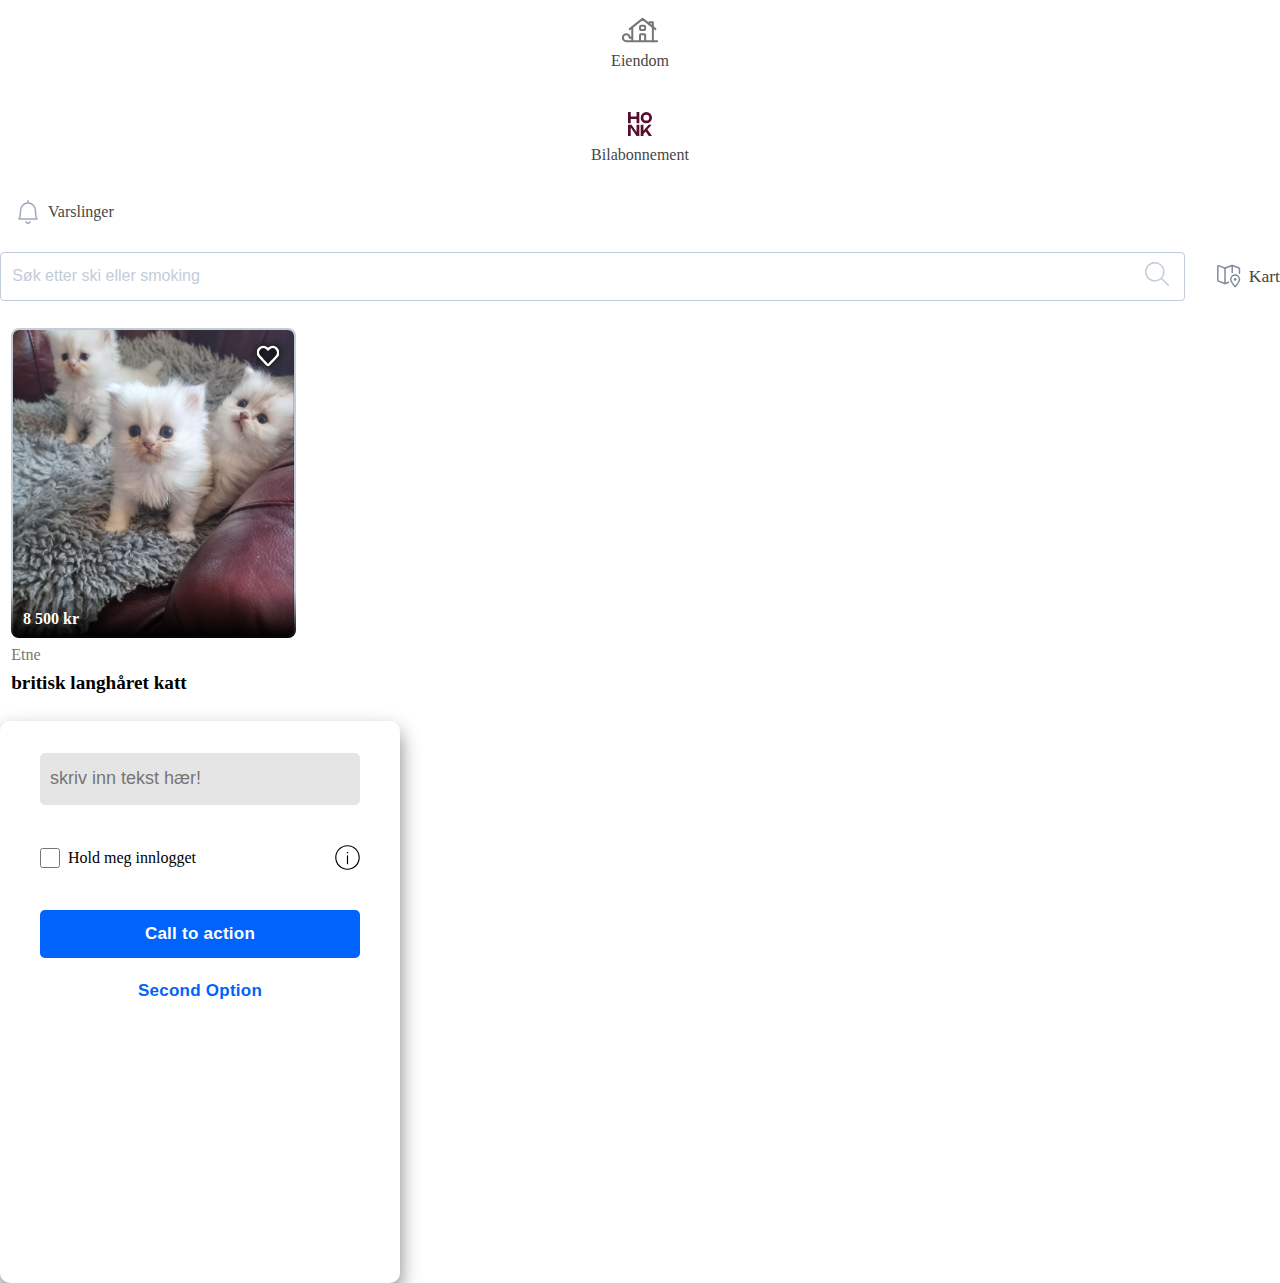
<file: demo.html>
<!DOCTYPE html>
<html lang="en">
<head>
  <meta charset="UTF-8">
  <meta name="viewport" content="width=device-width, initial-scale=1.0">
  <title>Demo page</title>
  <link rel="stylesheet" href="assets/styles/style.css">
</head>
<body>
  <!-- EDIT THIS PAGE TO SHOW HOW YOU USE ALL THE ELEMENTS IMPLEMENTED IN YOUR DESIGN SYSTEM  -->

  <!--Menu button with the item--blue modifier-->
  <a href="#" class="menu__item menu__item--blue">
    <svg xmlns="http://www.w3.org/2000/svg" width="42" height="28" fill="none" viewBox="0 0 42 28"
      part="w-icon-real-estate-42-part">
      <title>Hus med hage</title>
      <path stroke="currentColor" stroke-linecap="round" stroke-linejoin="round" stroke-width="2"
        d="M10.714 13.143 23.571 2.857 36.43 13.143m-23.144 12V11.086m0 12.342c0-.946-.768-1.714-1.715-1.714h-.857a3.429 3.429 0 1 0-3.429 3.429h30.858">
      </path>
      <path stroke="currentColor" stroke-linecap="round" stroke-linejoin="round" stroke-width="2"
        d="M33.857 25.143V6.286H30.43v2.057m-4.287 15.943v-5.143a.857.857 0 0 0-.857-.857h-3.429a.857.857 0 0 0-.857.857v5.143m0-11.357v-2.143c0-.592.493-1.072 1.102-1.072h2.939c.608 0 1.102.48 1.102 1.072v2.143c0 .591-.494 1.071-1.102 1.071h-2.939C21.493 14 21 13.52 21 12.93Z">
      </path>
    </svg>
    <span class="menu__label">Eiendom</span>
  </a>
  <!-- Menu button withour modifier -->
  <a class="menu__item">
    <svg xmlns="http://www.w3.org/2000/svg" width="42" height="28" fill="none" viewBox="0 0 42 28"
      part="w-icon-honk-light-42-part">
      <title>Honk lyst ikon</title>
      <path fill="#570E2D"
        d="M27.34 2a5.66 5.66 0 1 0 0 11.32 5.66 5.66 0 0 0 0-11.32m0 8.572a2.912 2.912 0 1 1 0-5.823 2.912 2.912 0 0 1 0 5.823m-9.768 4.108v7.33l-5.049-7.33H9V26h2.749v-8.454L17.572 26h2.749V14.68zM29.799 26H33l-4.576-6.553 4.264-4.768H29.58l-5.152 5.991v-5.99H21.68V26h2.75v-2.084l2.197-2.458L29.798 26ZM17.572 2v4.436h-5.823V2H9v11.32h2.749V8.885h5.823v4.437h2.749V2z">
      </path>
    </svg>
    <span class="menu__label">Bilabonnement</span>
  </a>
  
  <!-- Navigation menu button -->
  <div class="nav">
  <ul class="nav__menu">
    <li class="nav__item"><a href="#"><svg xmlns="http://www.w3.org/2000/svg" width="24" height="24"
          fill="none" viewBox="0 0 24 24" part="w-icon-bell-24-part">
          <title>Bjelle</title>
          <path stroke="currentColor" stroke-linecap="round" stroke-linejoin="round" stroke-width="1.5"
            d="M10.01 21.782a2.11 2.11 0 0 0 1.992 1.467c.905 0 1.725-.605 1.993-1.467M12 3V.75M12 3c4.168 0 7.5 3.492 7.5 7.619C19.5 17.777 21 19 21 19H3s1.5-1.946 1.5-8.381C4.5 6.519 7.865 3 12 3">
          </path>
        </svg><span>Varslinger</span></a></li></ul>
      </div>
  
  <!-- Searchbar element -->
  <div class="search">
    <div class="search__bar">
      <label for="search"></label>
      <input class="search__input"type="text" name="search" id="search" placeholder="Søk etter ski eller smoking">
      <div class="search__button">
        <a href=""><svg xmlns="http://www.w3.org/2000/svg" width="24" height="24" fill="none"
            viewBox="0 0 24 24" part="w-icon-search-24-part">
            <title>Forstørrelsesglass</title>
            <path stroke="currentColor" stroke-linecap="round" stroke-linejoin="round" stroke-width="1.5"
              d="M13.358 18.153a9.063 9.063 0 1 0-7.09-16.682 9.063 9.063 0 0 0 7.09 16.682m2.862-1.933 7.03 7.03">
            </path>
          </svg></a>
      </div>
    </div>
      <a href="#" class="search__map"><svg xmlns="http://www.w3.org/2000/svg" width="24" height="24" fill="none" viewBox="0 0 24 24">
        <path fill="#818B9A" fill-rule="evenodd"
          d="M21.551 4.647L15.986 2.42v6.114a.75.75 0 11-1.5 0V2.421L8.764 4.71v13.912l2.582-1.033a.75.75 0 01.557 1.393l-3.24 1.296a1.75 1.75 0 01-1.3 0l-6.221-2.49a1.75 1.75 0 01-1.1-1.624V2.79a1.75 1.75 0 012.4-1.625L7.92 3.357a.25.25 0 00.186 0L14.586.765a1.75 1.75 0 011.3 0l6.222 2.49c.665.265 1.1.908 1.1 1.624v4.379a.75.75 0 01-1.5 0V4.879a.25.25 0 00-.157-.232zM7.264 4.71l-5.38-2.152a.25.25 0 00-.342.232v13.374a.25.25 0 00.157.232l5.565 2.226V4.71zm10.86 7.103a3.583 3.583 0 00-3.582 3.583c0 .42.191 1.042.568 1.807.365.743.863 1.537 1.378 2.272a26.001 26.001 0 001.637 2.098 25.974 25.974 0 001.637-2.099c.515-.734 1.012-1.528 1.378-2.27.377-.766.568-1.388.568-1.808a3.583 3.583 0 00-3.583-3.583zm-5.082 3.583a5.083 5.083 0 0110.166 0c0 .777-.322 1.656-.722 2.47-.412.836-.955 1.698-1.495 2.47-.542.773-1.09 1.47-1.522 1.977a12.44 12.44 0 01-.557.618 3.353 3.353 0 01-.217.206c-.033.027-.08.065-.134.1a.782.782 0 01-.872 0 1.273 1.273 0 01-.134-.1 3.327 3.327 0 01-.217-.206 12.44 12.44 0 01-.557-.618 27.474 27.474 0 01-1.522-1.978c-.54-.771-1.084-1.633-1.495-2.47-.4-.813-.723-1.692-.723-2.469zm6.527 0a1.444 1.444 0 11-2.889 0 1.444 1.444 0 012.89 0z"
          clip-rule="evenodd"></path>
      </svg>
      <span>Kart</span></a>
  </div>

  <!-- Listing Cards -->
  <div class="listing__card demopageonly-width">
    <div class="listing__image">
      <!-- https://www.finn.no/bap/forsale/ad.html?finnkode=336570044 -->
      <img src="assets/images/britisk-langhåret.jpg" alt="tre hvite britisk langhåret kattunger">
      <button class="listing__favorite"><a href=""><svg xmlns="http://www.w3.org/2000/svg" width="22"
            height="22" fill="black" fill-opacity="0.2" viewBox="0 0 32 32">
            <title>Heart</title>
            <path stroke="white" stroke-width="3.5"
              d="M15.96 29.333c.808 0 1.264-.705 2.566-2.086 1.628-1.727 3.197-3.335 4.336-4.544 3.364-3.568 4.686-4.922 5.625-5.979 2.494-2.807 2.818-6.708 1.126-9.669C27.48 3.322 24.3 2.667 22.59 2.667s-2.934.655-5.094 2.342L16 6.411 14.542 5.01c-2.343-2.003-4.04-2.342-5.13-2.342-.907 0-4.7 0-7.144 4.388-1.783 3.202-.851 7.146 1.42 9.67.407.451 2.084 2.208 4.993 5.371 1.172 1.274 2.83 3.025 4.05 4.355.69.753 2.42 2.882 3.228 2.882z"
              clip-rule="evenodd"></path>
          </svg></a></button>
      <div class="listing__shadow">
        <span class="listing__price">8 500 kr</span>
      </div>
    </div>
    <div class="listing__info">
      <span class="listing__place">Etne</span>
      <h2 class="listing__title">britisk langhåret katt</h2>
    </div>
  </div>

      <!-- The Login Card -->
      <div class="login-card">
       
      
      <!-- Input field -->
      <input class="login-card__input" type="text" placeholder="skriv inn tekst hær!">

      <!-- Login Checkbox -->      
      <div class="login-card__checkbox">
        <div class="login-card__checkbox-text">
          <input type="checkbox" />
          <label>Hold meg innlogget</label>
        </div>

          <!-- svg scraped from finn.no -->
          <svg
            xmlns="http://www.w3.org/2000/svg"
            class="card-checkbox--info-icon"
            width="25"
            height="25"
            fill="blue"
            viewBox="0 0 32 32"
          >
            <g clip-path="url(#_Q1FEclip0_963_179)">
              <path
                fill="currentColor"
                fill-rule="evenodd"
                d="M1.75 16c0 7.87 6.38 14.25 14.25 14.25S30.25 23.87 30.25 16 23.87 1.75 16 1.75 1.75 8.13 1.75 16zM16 31.75C7.302 31.75.25 24.698.25 16S7.302.25 16 .25 31.75 7.302 31.75 16 24.698 31.75 16 31.75zm0-7a.75.75 0 00.75-.75V14a.75.75 0 00-1.5 0v10c0 .414.336.75.75.75zM16 11a1 1 0 110-2 1 1 0 010 2z"
                clip-rule="evenodd"
              ></path>
            </g>
            <defs>
              <clipPath id="_Q1FEclip0_963_179">
                <path fill="currentColor" d="M0 0h32v32H0z"></path>
              </clipPath>
            </defs>
          </svg>
    
    </div>

      <!-- Login Buttons  -->
      <button class="login-card__button login-card__button--cta" >Call to action</button>
      <button class="login-card__button login-card__button--secondary">Second Option</button>
      <!--Svg scraped from finn.no-->
      </div>

 
</body>
</html>
</file>
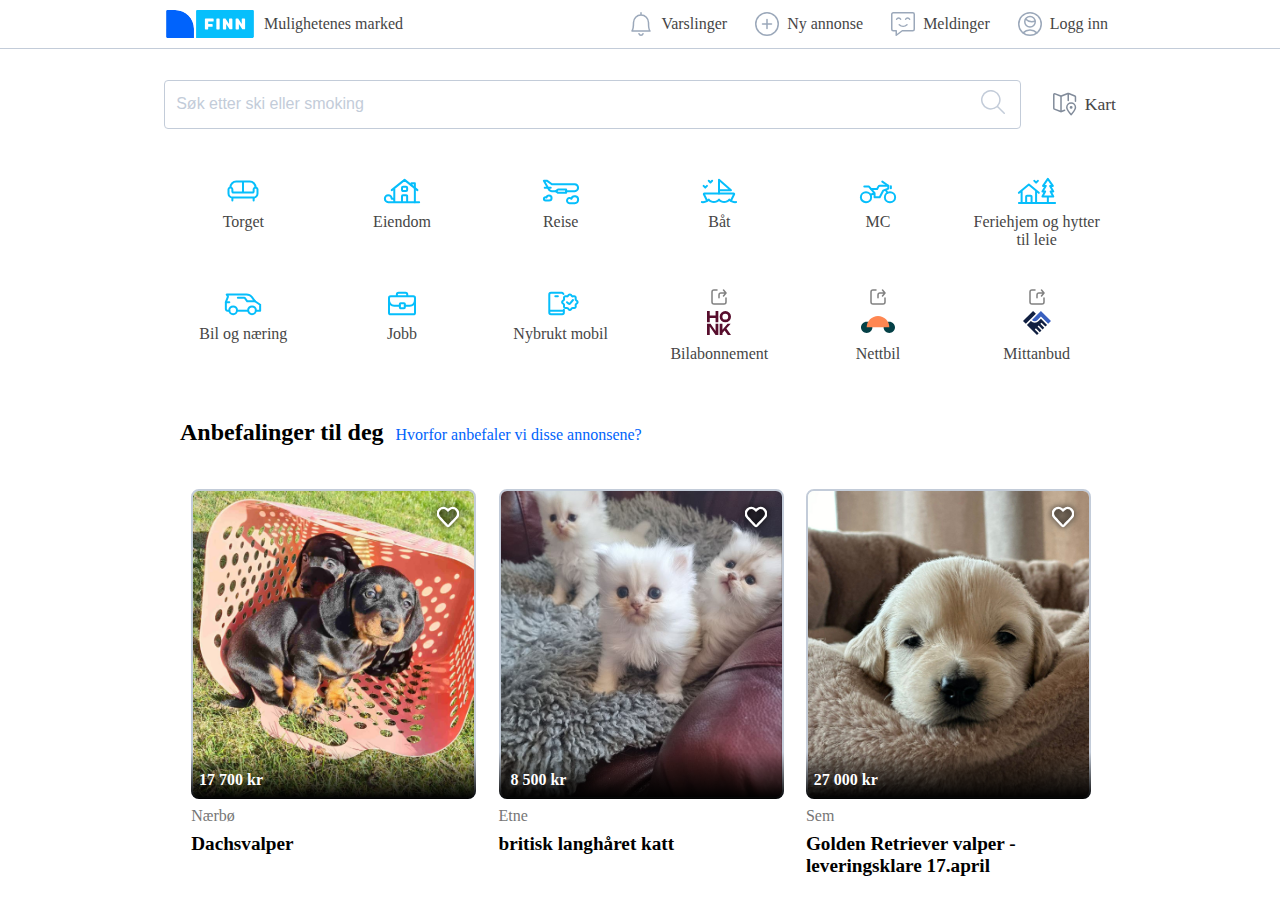
<file: page-screenshot1.html>
<!DOCTYPE html>
<html lang="en">

<head>
  <meta charset="UTF-8">
  <meta name="viewport" content="width=device-width, initial-scale=1.0">
  <title>Screenshot 1 page</title>
  <link rel="stylesheet" href="assets/styles/style.css">
</head>

<body>
  <div class="main">
    <header>
      <nav class="center nav">
          <a href="index.html" class="nav__logo">
            <svg focusable="false" width="92" height="32" viewBox="0 0 184 64">
              <title>FINN.no</title>
              <path fill="#06bffc" d="M179.8 58V6c0-1-.8-1.9-1.9-1.9H66c-1 0-1.9.8-1.9 1.9v53.8H178c1 0 1.8-.8 1.8-1.8">
              </path>
              <path fill="#0063fc"
                d="M22.5 4.2H6C5 4.2 4.2 5 4.2 6v52c0 1 .8 1.9 1.9 1.9H60V41.5C59.9 20.9 43.2 4.2 22.5 4.2"></path>
              <path fill="#fff"
                d="M178 0H66c-3.3 0-6 2.7-6 6v17.4C53.2 9.6 38.9 0 22.5 0H6C2.7 0 0 2.7 0 6v52c0 3.3 2.7 6 6 6h172c3.3 0 6-2.7 6-6V6c0-3.3-2.7-6-6-6m1.8 58c0 1-.8 1.9-1.9 1.9H64.1V6c0-1 .8-1.9 1.9-1.9h112c1 0 1.9.8 1.9 1.9v52zM4.2 58V6C4.2 5 5 4.2 6 4.2h16.5c20.6 0 37.4 16.8 37.4 37.4v18.3H6c-1-.1-1.8-.9-1.8-1.9">
              </path>
              <path fill="#fff"
                d="M110.1 21.1h-4.2c-.7 0-1.2.5-1.2 1.2v19.3c0 .7.5 1.2 1.2 1.2h4.2c.7 0 1.2-.5 1.2-1.2V22.3c0-.6-.6-1.2-1.2-1.2m-12 0H83c-.7 0-1.2.5-1.2 1.2v19.3c0 .7.5 1.2 1.2 1.2h4.2c.7 0 1.2-.5 1.2-1.2v-4h7.7c.7 0 1.2-.5 1.2-1.2v-3.2c0-.7-.5-1.2-1.2-1.2h-7.7v-4.9h9.7c.7 0 1.2-.5 1.2-1.2v-3.7c0-.5-.6-1.1-1.2-1.1m62.8 0h-4.2c-.7 0-1.2.5-1.2 1.2v9.5l-6.6-10c-.3-.4-.8-.7-1.3-.7h-3.2c-.7 0-1.2.5-1.2 1.2v19.3c0 .7.5 1.2 1.2 1.2h4.2c.7 0 1.2-.5 1.2-1.2v-9.4l6.5 9.8c.3.4.8.7 1.3.7h3.4c.7 0 1.2-.5 1.2-1.2V22.3c-.1-.6-.6-1.2-1.3-1.2m-25.4 0h-4.2c-.7 0-1.2.5-1.2 1.2v9.5l-6.6-10c-.3-.4-.8-.7-1.3-.7H119c-.7 0-1.2.5-1.2 1.2v19.3c0 .7.5 1.2 1.2 1.2h4.2c.7 0 1.2-.5 1.2-1.2v-9.4l6.5 9.8c.3.4.8.7 1.3.7h3.4c.7 0 1.2-.5 1.2-1.2V22.3c-.1-.6-.6-1.2-1.3-1.2">
              </path>
            </svg><span class="nav__slogan">Mulighetenes marked</span></a>
            <ul class="nav__menu">
              <li class="nav__item"><a href="#"><svg xmlns="http://www.w3.org/2000/svg" width="24" height="24"
                    fill="none" viewBox="0 0 24 24" part="w-icon-bell-24-part">
                    <title>Bjelle</title>
                    <path stroke="currentColor" stroke-linecap="round" stroke-linejoin="round" stroke-width="1.5"
                      d="M10.01 21.782a2.11 2.11 0 0 0 1.992 1.467c.905 0 1.725-.605 1.993-1.467M12 3V.75M12 3c4.168 0 7.5 3.492 7.5 7.619C19.5 17.777 21 19 21 19H3s1.5-1.946 1.5-8.381C4.5 6.519 7.865 3 12 3">
                    </path>
                  </svg><span>Varslinger</span></a></li>
              <li class="nav__item"><a href="#"><svg xmlns="http://www.w3.org/2000/svg" width="24" height="24"
                    fill="none" viewBox="0 0 24 24" part="w-icon-circle-plus-24-part">
                    <title>Sirkel med plusstegn</title>
                    <path stroke="currentColor" stroke-linecap="round" stroke-linejoin="round" stroke-width="1.5"
                      d="M12 7.5v9M7.5 12h9M12 23.25c6.213 0 11.25-5.037 11.25-11.25S18.213.75 12 .75.75 5.787.75 12 5.787 23.25 12 23.25">
                    </path>
                  </svg><span>Ny annonse</span></a></li>
              <li class="nav__item"><a href="#"><svg xmlns="http://www.w3.org/2000/svg" width="24" height="24"
                    fill="none" viewBox="0 0 24 24" part="w-icon-messages-24-part">
                    <title>Snakkebobler</title>
                    <path stroke="currentColor" stroke-linecap="round" stroke-linejoin="round" stroke-width="1.5"
                      d="M21.75 18.75h-10.5l-6 4.5v-4.5h-3a1.5 1.5 0 0 1-1.5-1.5v-15a1.5 1.5 0 0 1 1.5-1.5h19.5a1.5 1.5 0 0 1 1.5 1.5v15a1.5 1.5 0 0 1-1.5 1.5">
                    </path>
                    <path stroke="currentColor" stroke-linecap="round" stroke-linejoin="round" stroke-width="1.5"
                      d="M5.63 7.23a2.235 2.235 0 0 1 3.994 0m5 0a2.236 2.236 0 0 1 3.993 0m-2.637 5.535a5.747 5.747 0 0 1-7.711 0">
                    </path>
                  </svg><span>Meldinger</span></a></li>
              <li class="nav__item"><a href="#"><svg xmlns="http://www.w3.org/2000/svg" width="24" height="24"
                    fill="none" viewBox="0 0 24 24" part="w-icon-circle-user-24-part">
                    <title>Sirkel med brukerprofil</title>
                    <path stroke="currentColor" stroke-linecap="round" stroke-linejoin="round" stroke-width="1.5"
                      d="M12 15a5.25 5.25 0 1 0 0-10.5A5.25 5.25 0 0 0 12 15"></path>
                    <path stroke="currentColor" stroke-linecap="round" stroke-linejoin="round" stroke-width="1.5"
                      d="M12 23.25c6.213 0 11.25-5.037 11.25-11.25S18.213.75 12 .75.75 5.787.75 12 5.787 23.25 12 23.25">
                    </path>
                    <path stroke="currentColor" stroke-linecap="round" stroke-linejoin="round" stroke-width="1.5"
                      d="M7.476 7.084A8.7 8.7 0 0 0 13.75 9.75a8.7 8.7 0 0 0 3.39-.685M5.087 20.876a9.745 9.745 0 0 1 13.805-.021">
                    </path>
                  </svg><span>Logg inn</span></a></li>
            </ul>
      </nav>
    </header>

      <div class="center">
        <section>
          <div class="search">
            <div class="search__bar">
              <label for="search"></label>
              <input class="search__input"type="text" name="search" id="search" placeholder="Søk etter ski eller smoking">
              <div class="search__button">
                <a href=""><svg xmlns="http://www.w3.org/2000/svg" width="24" height="24" fill="none"
                    viewBox="0 0 24 24" part="w-icon-search-24-part">
                    <title>Forstørrelsesglass</title>
                    <path stroke="currentColor" stroke-linecap="round" stroke-linejoin="round" stroke-width="1.5"
                      d="M13.358 18.153a9.063 9.063 0 1 0-7.09-16.682 9.063 9.063 0 0 0 7.09 16.682m2.862-1.933 7.03 7.03">
                    </path>
                  </svg></a>
              </div>
            </div>
              <a href="#" class="search__map"><svg xmlns="http://www.w3.org/2000/svg" width="24" height="24" fill="none" viewBox="0 0 24 24">
                <path fill="#818B9A" fill-rule="evenodd"
                  d="M21.551 4.647L15.986 2.42v6.114a.75.75 0 11-1.5 0V2.421L8.764 4.71v13.912l2.582-1.033a.75.75 0 01.557 1.393l-3.24 1.296a1.75 1.75 0 01-1.3 0l-6.221-2.49a1.75 1.75 0 01-1.1-1.624V2.79a1.75 1.75 0 012.4-1.625L7.92 3.357a.25.25 0 00.186 0L14.586.765a1.75 1.75 0 011.3 0l6.222 2.49c.665.265 1.1.908 1.1 1.624v4.379a.75.75 0 01-1.5 0V4.879a.25.25 0 00-.157-.232zM7.264 4.71l-5.38-2.152a.25.25 0 00-.342.232v13.374a.25.25 0 00.157.232l5.565 2.226V4.71zm10.86 7.103a3.583 3.583 0 00-3.582 3.583c0 .42.191 1.042.568 1.807.365.743.863 1.537 1.378 2.272a26.001 26.001 0 001.637 2.098 25.974 25.974 0 001.637-2.099c.515-.734 1.012-1.528 1.378-2.27.377-.766.568-1.388.568-1.808a3.583 3.583 0 00-3.583-3.583zm-5.082 3.583a5.083 5.083 0 0110.166 0c0 .777-.322 1.656-.722 2.47-.412.836-.955 1.698-1.495 2.47-.542.773-1.09 1.47-1.522 1.977a12.44 12.44 0 01-.557.618 3.353 3.353 0 01-.217.206c-.033.027-.08.065-.134.1a.782.782 0 01-.872 0 1.273 1.273 0 01-.134-.1 3.327 3.327 0 01-.217-.206 12.44 12.44 0 01-.557-.618 27.474 27.474 0 01-1.522-1.978c-.54-.771-1.084-1.633-1.495-2.47-.4-.813-.723-1.692-.723-2.469zm6.527 0a1.444 1.444 0 11-2.889 0 1.444 1.444 0 012.89 0z"
                  clip-rule="evenodd"></path>
              </svg>
              <span>Kart</span></a>
          </div>
        </section>

        <section>
          <div class="menu">
            <a href="#" class="menu__item menu__item--blue">
              <svg xmlns="http://www.w3.org/2000/svg" width="42" height="28" fill="none" viewBox="0 0 42 28"
                part="w-icon-sofa-42-part">
                <title>Sofa</title>
                <path stroke="currentColor" stroke-linecap="round" stroke-linejoin="round" stroke-width="2"
                  d="M33.567 10.5a1.9 1.9 0 0 0-1.367.585 2.04 2.04 0 0 0-.567 1.415v2c0 .265-.101.52-.283.707a.95.95 0 0 1-.683.293H11.333a.95.95 0 0 1-.683-.293 1.02 1.02 0 0 1-.283-.707v-2c0-.53-.204-1.04-.567-1.415a1.9 1.9 0 0 0-1.367-.585c-.512 0-1.004.21-1.367.585A2.04 2.04 0 0 0 6.5 12.5v4c0 1.06.407 2.078 1.133 2.828a3.8 3.8 0 0 0 2.734 1.172h21.266a3.8 3.8 0 0 0 2.735-1.172A4.07 4.07 0 0 0 35.5 16.5v-4c0-.53-.204-1.04-.566-1.415a1.9 1.9 0 0 0-1.367-.585m-23.2 10v3m21.266-3v3m-23.2-13c0-1.591.611-3.117 1.699-4.243A5.7 5.7 0 0 1 14.233 4.5h13.534a5.7 5.7 0 0 1 4.1 1.757 6.1 6.1 0 0 1 1.7 4.243M21 15.5v-11">
                </path>
              </svg>
              <span class="menu__label">Torget</span>
            </a>
            <a href="#" class="menu__item menu__item--blue">
              <svg xmlns="http://www.w3.org/2000/svg" width="42" height="28" fill="none" viewBox="0 0 42 28"
                part="w-icon-real-estate-42-part">
                <title>Hus med hage</title>
                <path stroke="currentColor" stroke-linecap="round" stroke-linejoin="round" stroke-width="2"
                  d="M10.714 13.143 23.571 2.857 36.43 13.143m-23.144 12V11.086m0 12.342c0-.946-.768-1.714-1.715-1.714h-.857a3.429 3.429 0 1 0-3.429 3.429h30.858">
                </path>
                <path stroke="currentColor" stroke-linecap="round" stroke-linejoin="round" stroke-width="2"
                  d="M33.857 25.143V6.286H30.43v2.057m-4.287 15.943v-5.143a.857.857 0 0 0-.857-.857h-3.429a.857.857 0 0 0-.857.857v5.143m0-11.357v-2.143c0-.592.493-1.072 1.102-1.072h2.939c.608 0 1.102.48 1.102 1.072v2.143c0 .591-.494 1.071-1.102 1.071h-2.939C21.493 14 21 13.52 21 12.93Z">
                </path>
              </svg>
              <span class="menu__label">Eiendom</span>
            </a>
            <a href="#" class="menu__item menu__item--blue">
              <svg xmlns="http://www.w3.org/2000/svg" width="42" height="28" fill="none" viewBox="0 0 42 28"
                part="w-icon-airplane-42-part">
                <title>Fly</title>
                <path stroke="currentColor" stroke-linecap="round" stroke-linejoin="round" stroke-width="2"
                  d="M16.286 14.143h-4.408a3.3 3.3 0 0 1-1.688-.414c-.52-.287-.96-.71-1.277-1.227L3.857 3.857H7.2l4.68 3.429h22.835a3.429 3.429 0 0 1 0 6.857h-8.571">
                </path>
                <path stroke="currentColor" stroke-linecap="round" stroke-linejoin="round" stroke-width="2"
                  d="m18.061 12.428-2.204 1.715 2.204 1.714h8.082v-3.428h-8.082Zm-7.346-1.714h-6m24.857 15.428a2.571 2.571 0 1 1 1.844-4.362 3.428 3.428 0 1 1 3.298 4.362zM9 18.428a2.57 2.57 0 0 0-2.514 2.02 1.67 1.67 0 0 0-.914-.305 1.715 1.715 0 0 0 0 3.428H9a2.571 2.571 0 1 0 0-5.143">
                </path>
              </svg>
              <span class="menu__label">Reise</span>
            </a>
            <a href="#" class="menu__item menu__item--blue">
              <svg xmlns="http://www.w3.org/2000/svg" width="42" height="28" fill="none" viewBox="0 0 42 28"
                part="w-icon-sailboat-42-part">
                <title>To fugler og en seilebåt på vannet</title>
                <path stroke="currentColor" stroke-linecap="round" stroke-linejoin="round" stroke-width="2"
                  d="m33 23.428 3.119-6.236a.43.43 0 0 0-.383-.62H6.266a.43.43 0 0 0-.384.62L9 23.428"></path>
                <path stroke="currentColor" stroke-linecap="round" stroke-linejoin="round" stroke-width="2"
                  d="M3.857 25.073c1.241.168 2.5.031 3.687-.402a8.3 8.3 0 0 0 3.17-2.1 7 7 0 0 0 2.329 1.849c.886.43 1.845.653 2.814.653s1.928-.222 2.814-.653A7 7 0 0 0 21 22.57a7 7 0 0 0 2.329 1.849c.886.43 1.844.653 2.814.653s1.928-.222 2.814-.653a7 7 0 0 0 2.329-1.849 8.3 8.3 0 0 0 3.17 2.1 7.7 7.7 0 0 0 3.64.409M10.732 3.733l1.696 1.696 1.696-1.696M5.592 8.878l1.694 1.693 1.693-1.693M21 2.857l12 10.286H21zm0 13.714v-3.428">
                </path>
              </svg>
              <span class="menu__label">Båt</span>
            </a>
            <a href="#" class="menu__item menu__item--blue">
              <svg xmlns="http://www.w3.org/2000/svg" width="42" height="28" fill="none" viewBox="0 0 42 28"
                part="w-icon-motorcycle-42-part">
                <title>MC</title>
                <path stroke="currentColor" stroke-linecap="round" stroke-linejoin="round" stroke-width="2"
                  d="M33.857 9.16v2.054m4.286 9.036c0 2.722-2.303 4.929-5.143 4.929s-5.143-2.207-5.143-4.929S30.16 15.322 33 15.322s5.143 2.206 5.143 4.928m-24 0c0 2.722-2.303 4.929-5.143 4.929s-5.143-2.207-5.143-4.929S6.159 15.322 9 15.322s5.143 2.206 5.143 4.928m0-8.214h6l1.24-2.378c.29-.556.884-.908 1.534-.908h8.369">
                </path>
                <path stroke="currentColor" stroke-linecap="round" stroke-linejoin="round" stroke-width="2"
                  d="M7.286 9.571H12l2.143 2.465 3.428 4.107v4.107h5.143l3.429-6.571 5.143-2.054V8.75m-13.714 7.393-3.858 1.643M31.286 8.75l-6-4.107m5.143 11.089-1.715-2.875">
                </path>
              </svg>
              <span class="menu__label">MC</span>
            </a>
            <a href="#" class="menu__item menu__item--blue">
              <svg xmlns="http://www.w3.org/2000/svg" width="42" height="28" fill="none" viewBox="0 0 42 28"
                part="w-icon-cabin-42-part">
                <title>Feriehytte</title>
                <path stroke="currentColor" stroke-linecap="round" stroke-linejoin="round" stroke-width="2"
                  d="m18.326 3.828 1.769 1.815 1.769-1.815M2.904 26.071h36.19M5.62 14v12.071M20.095 14v12.071m-4.524 0v-6.5a.917.917 0 0 0-.905-.928h-3.619c-.5 0-.904.416-.904.928v6.5M2.904 15.857 12.857 7.5l9.952 8.357m11.763-1.393 2.714 5.107H26.429l2.714-5.107h-2.714l3.347-5.571h-2.714l4.795-6.965 4.977 6.965h-2.715l3.167 5.571H34.57Zm-2.715 5.107v6.5">
                </path>
              </svg>
              <span class="menu__label">Feriehjem og hytter til leie</span>
            </a>
            <a href="#" class="menu__item menu__item--blue">
              <svg xmlns="http://www.w3.org/2000/svg" width="42" height="28" fill="none" viewBox="0 0 42 28"
                part="w-icon-minivan-42-part">
                <title>Minivan</title>
                <path stroke="currentColor" stroke-width="2" d="M15 21.714h11.304"></path>
                <path stroke="currentColor" stroke-linecap="round" stroke-width="2" d="M3.857 13.143h3.429"></path>
                <path fill="currentColor"
                  d="M33 13.286a1 1 0 1 0 0-2zm-7.714-1-.8.6.3.4h.5zm-2.572-3.429.8-.6a1 1 0 0 0-.8-.4zm-6.857-1a1 1 0 1 0 0 2zM33 11.286h-7.714v2H33zm-6.914.4-2.571-3.429-1.6 1.2 2.57 3.429 1.6-1.2Zm-3.371-3.829h-6.858v2h6.858z">
                </path>
                <path fill="currentColor"
                  d="m33 12.286-.8.6q.103.136.246.232zm5.143 3.428h1v-.535l-.445-.297zm0 6v1a1 1 0 0 0 1-1zm-30.857 1a1 1 0 1 0 0-2zm26.571-2a1 1 0 1 0 0 2zM4.715 5.43v-1a1 1 0 0 0-.858 1.514zM6 7.572l.934.359a1 1 0 0 0-.076-.874zm-2.143 5.571-.933-.359a1 1 0 0 0-.067.359zm25.258-4.371 3.085 4.114 1.6-1.2-3.085-4.114zm8.028 6.942v6h2v-6zm-31.571 7h1.714v-2H5.572zm33.126-7.832-5.143-3.428-1.11 1.664 5.143 3.429zM3.858 5.943l1.285 2.143 1.715-1.029-1.286-2.143-1.715 1.03Zm1.209 1.27-2.143 5.571 1.867.718 2.143-5.571zM2.857 20c0 1.5 1.216 2.714 2.715 2.714v-2A.714.714 0 0 1 4.857 20zM30.715 7.572a7.86 7.86 0 0 0-6.286-3.143v2c1.843 0 3.58.868 4.686 2.343zM2.857 13.143V20h2v-6.857zm35.286 7.571h-4.286v2h4.286zM24.43 4.43H4.715v2h19.714v-2Z">
                </path>
                <path stroke="currentColor" stroke-width="2"
                  d="M33.857 21.285a3.857 3.857 0 1 1-7.714 0 3.857 3.857 0 0 1 7.714 0Zm-18.857 0a3.857 3.857 0 1 1-7.714 0 3.857 3.857 0 0 1 7.714 0Z">
                </path>
              </svg>
              <span class="menu__label">Bil og næring</span>
            </a>
            <a href="#" class="menu__item menu__item--blue">
              <svg xmlns="http://www.w3.org/2000/svg" width="42" height="28" fill="none" viewBox="0 0 42 28"
                part="w-icon-job-42-part">
                <title>Dokumentmappe</title>
                <path stroke="currentColor" stroke-linecap="round" stroke-linejoin="round" stroke-width="2"
                  d="M23.024 19.177h-3.333a.833.833 0 0 1-.834-.833V15.01c0-.46.373-.834.834-.834h3.333c.46 0 .833.373.833.834v3.333c0 .46-.373.833-.833.833Z">
                </path>
                <path stroke="currentColor" stroke-linecap="square" stroke-linejoin="round" stroke-width="2"
                  d="M34 11.597c0 2.85-2.328 5.16-5.2 5.16h-4.943M8 11.597c0 2.85 2.328 5.16 5.2 5.16h5.2"></path>
                <path stroke="currentColor" stroke-linecap="round" stroke-linejoin="round" stroke-width="2"
                  d="M9.733 25.357c-.957 0-1.733-.77-1.733-1.72V9.017c0-.95.776-1.72 1.733-1.72h22.534c.957 0 1.733.77 1.733 1.72v14.62c0 .95-.776 1.72-1.733 1.72z">
                </path>
                <path stroke="currentColor" stroke-linejoin="round" stroke-width="2"
                  d="M15.857 7.297v-1.72c0-.95.776-1.72 1.734-1.72h6.933c.957 0 1.733.77 1.733 1.72v1.72"></path>
              </svg>
              <span class="menu__label">Jobb</span>
            </a>
            <a href="#" class="menu__item menu__item--blue">
              <svg xmlns="http://www.w3.org/2000/svg" width="42" height="28" fill="none" viewBox="0 0 42 28"
                part="w-icon-phone-badge-check-42-part">
                <title>Smarttelefon med et sjekkmerke</title>
                <g stroke="currentColor" stroke-width="2">
                  <path stroke-linecap="round"
                    d="m23.428 5-.348-.522a1.71 1.71 0 0 0-1.426-.764H11c-.947 0-1.714.768-1.714 1.715v18c0 .946.767 1.714 1.714 1.714h11.143c.947 0 1.714-.768 1.714-1.714v-2.572">
                  </path>
                  <path stroke-linecap="round" stroke-linejoin="round" d="M10.143 21.714H23"></path>
                  <path stroke-linecap="round" d="M15.286 7.143h2.571"></path>
                  <path
                    d="M28.737 5.932a1.45 1.45 0 0 1 2.24 0l.75.912c.308.373.78.569 1.261.522l1.176-.114a1.45 1.45 0 0 1 1.584 1.584l-.114 1.176c-.047.48.149.953.522 1.26l.912.75a1.45 1.45 0 0 1 0 2.24l-.912.751a1.45 1.45 0 0 0-.522 1.26l.114 1.176a1.45 1.45 0 0 1-1.584 1.584l-1.176-.114a1.45 1.45 0 0 0-1.26.522l-.75.912a1.45 1.45 0 0 1-2.24 0l-.751-.912a1.45 1.45 0 0 0-1.26-.522l-1.176.114a1.45 1.45 0 0 1-1.584-1.584l.114-1.175a1.45 1.45 0 0 0-.522-1.26l-.912-.751a1.45 1.45 0 0 1 0-2.24l.912-.75c.373-.308.569-.78.522-1.261l-.114-1.176a1.45 1.45 0 0 1 1.584-1.584l1.175.114a1.45 1.45 0 0 0 1.26-.522z">
                  </path>
                </g>
                <path stroke="currentColor" stroke-linecap="round" stroke-width="2"
                  d="m27 13.192 1.732 1.582a.855.855 0 0 0 1.244-.091L33 11"></path>
              </svg>
              <span class="menu__label">Nybrukt mobil</span>
            </a>
            <a class="menu__item">
              <span class="menu__item--external"><svg xmlns="http://www.w3.org/2000/svg" width="16" height="16"
                fill="none" viewBox="0 0 16 16">
                <path fill="currentColor" fill-rule="evenodd"
                  d="M15.576 4.48a.75.75 0 000-.96l-2.5-3a.75.75 0 00-1.152.96l1.475 1.77H10A2.75 2.75 0 007.25 6v2.667a.75.75 0 001.5 0V6c0-.69.56-1.25 1.25-1.25h3.399l-1.475 1.77a.75.75 0 001.152.96l2.5-3zM1.75 3c0-.69.56-1.25 1.25-1.25h3a.75.75 0 000-1.5H3A2.75 2.75 0 00.25 3v10A2.75 2.75 0 003 15.75h10A2.75 2.75 0 0015.75 13V9a.75.75 0 00-1.5 0v4c0 .69-.56 1.25-1.25 1.25H3c-.69 0-1.25-.56-1.25-1.25V3z"
                  clip-rule="evenodd"></path>
              </svg></span>
              <svg xmlns="http://www.w3.org/2000/svg" width="42" height="28" fill="none" viewBox="0 0 42 28"
                part="w-icon-honk-light-42-part">
                <title>Honk lyst ikon</title>
                <path fill="#570E2D"
                  d="M27.34 2a5.66 5.66 0 1 0 0 11.32 5.66 5.66 0 0 0 0-11.32m0 8.572a2.912 2.912 0 1 1 0-5.823 2.912 2.912 0 0 1 0 5.823m-9.768 4.108v7.33l-5.049-7.33H9V26h2.749v-8.454L17.572 26h2.749V14.68zM29.799 26H33l-4.576-6.553 4.264-4.768H29.58l-5.152 5.991v-5.99H21.68V26h2.75v-2.084l2.197-2.458L29.798 26ZM17.572 2v4.436h-5.823V2H9v11.32h2.749V8.885h5.823v4.437h2.749V2z">
                </path>
              </svg>
              <span class="menu__label">Bilabonnement</span>
            </a>
            <a href="#" class="menu__item">
              <span class="menu__item--external"><svg xmlns="http://www.w3.org/2000/svg" width="16" height="16"
                fill="none" viewBox="0 0 16 16">
                <path fill="currentColor" fill-rule="evenodd"
                  d="M15.576 4.48a.75.75 0 000-.96l-2.5-3a.75.75 0 00-1.152.96l1.475 1.77H10A2.75 2.75 0 007.25 6v2.667a.75.75 0 001.5 0V6c0-.69.56-1.25 1.25-1.25h3.399l-1.475 1.77a.75.75 0 001.152.96l2.5-3zM1.75 3c0-.69.56-1.25 1.25-1.25h3a.75.75 0 000-1.5H3A2.75 2.75 0 00.25 3v10A2.75 2.75 0 003 15.75h10A2.75 2.75 0 0015.75 13V9a.75.75 0 00-1.5 0v4c0 .69-.56 1.25-1.25 1.25H3c-.69 0-1.25-.56-1.25-1.25V3z"
                  clip-rule="evenodd"></path>
              </svg></span>
              <svg xmlns="http://www.w3.org/2000/svg" width="42" height="28" fill="none" viewBox="0 0 42 28"
                part="w-icon-nettbil-light-42-part">
                <title>Nettbil</title>
                <path fill="#044046"
                  d="M9.698 24c3.148 0 5.699-2.537 5.699-5.667s-2.551-5.666-5.699-5.666C6.551 12.666 4 15.203 4 18.332 4 21.463 6.551 24 9.698 24m22.604 0c3.148 0 5.699-2.537 5.699-5.667s-2.551-5.666-5.699-5.666-5.698 2.537-5.698 5.666S29.155 24 32.302 24">
                </path>
                <path fill="#FF8752" d="M32.302 18.24H9.698C9.698 12.031 14.758 7 21 7s11.302 5.032 11.302 11.24">
                </path>
              </svg>
              <span class="menu__label">Nettbil</span>
            </a>
            <a href="#" class="menu__item">
              <span class="menu__item--external"><svg xmlns="http://www.w3.org/2000/svg" width="16" height="16"
                  fill="none" viewBox="0 0 16 16">
                  <path fill="currentColor" fill-rule="evenodd"
                    d="M15.576 4.48a.75.75 0 000-.96l-2.5-3a.75.75 0 00-1.152.96l1.475 1.77H10A2.75 2.75 0 007.25 6v2.667a.75.75 0 001.5 0V6c0-.69.56-1.25 1.25-1.25h3.399l-1.475 1.77a.75.75 0 001.152.96l2.5-3zM1.75 3c0-.69.56-1.25 1.25-1.25h3a.75.75 0 000-1.5H3A2.75 2.75 0 00.25 3v10A2.75 2.75 0 003 15.75h10A2.75 2.75 0 0015.75 13V9a.75.75 0 00-1.5 0v4c0 .69-.56 1.25-1.25 1.25H3c-.69 0-1.25-.56-1.25-1.25V3z"
                    clip-rule="evenodd"></path>
                </svg></span>
              <svg xmlns="http://www.w3.org/2000/svg" width="42" height="28" fill="none" viewBox="0 0 42 28"
                part="w-icon-remppatori-light-42-part">
                <title>Remppatori lyst ikon</title>
                <path fill="#101F41" d="M17.08 1.961 7.002 12.007l2.8 2.791 10.08-10.046-2.8-2.79Z"></path>
                <path fill="#3960BF"
                  d="M15.96 10.89a3.967 3.967 0 0 0 5.6 0l3.36-3.348 7.28 7.256 2.8-2.79L24.92 1.96z">
                </path>
                <path fill="#101F41"
                  d="M22.68 12.007a5.553 5.553 0 0 1-7.839 0l-3.92 3.907 10.08 10.047 1.68-1.675-3.92-3.907 1.12-1.116 3.92 3.907 1.68-1.675-3.92-3.906 1.12-1.117 3.92 3.907 1.68-1.674-3.92-3.907 1.12-1.116 3.92 3.907 1.68-1.675-6.16-6.14z">
                </path>
              </svg>
              <span class="menu__label">Mittanbud</span>
            </a>
          </div>
        </section>

        <section>
          <div class="listing">
            <div class="listing__header">
              <h1>Anbefalinger til deg</h1>
              <p><a href="#">Hvorfor anbefaler vi disse annonsene?</a></p>
            </div>
            <div class="listing__grid">
              <div class="listing__card">
                <div class="listing__image">
                  <!-- https://www.finn.no/bap/forsale/ad.html?finnkode=343325027-->
                  <img src="assets/images/dachsvalper.jpg" alt="to dachsvalper i en rød kurv ute">
                  <button class="listing__favorite"><a href=""><svg xmlns="http://www.w3.org/2000/svg" width="22"
                        height="22" fill="black" fill-opacity="0.2" viewBox="0 0 32 32">
                        <title>Heart</title>
                        <path stroke="white" stroke-width="3.5"
                          d="M15.96 29.333c.808 0 1.264-.705 2.566-2.086 1.628-1.727 3.197-3.335 4.336-4.544 3.364-3.568 4.686-4.922 5.625-5.979 2.494-2.807 2.818-6.708 1.126-9.669C27.48 3.322 24.3 2.667 22.59 2.667s-2.934.655-5.094 2.342L16 6.411 14.542 5.01c-2.343-2.003-4.04-2.342-5.13-2.342-.907 0-4.7 0-7.144 4.388-1.783 3.202-.851 7.146 1.42 9.67.407.451 2.084 2.208 4.993 5.371 1.172 1.274 2.83 3.025 4.05 4.355.69.753 2.42 2.882 3.228 2.882z"
                          clip-rule="evenodd"></path>
                      </svg></a></button>
                  <div class="listing__shadow">
                    <span class="listing__price">17 700 kr</span>
                  </div>
                </div>
                <div class="listing__info">
                  <span class="listing__place">Nærbø</span>
                  <h2 class="listing__title">Dachsvalper</h2>
                </div>
              </div>

              <div class="listing__card">
                <div class="listing__image">
                  <!-- https://www.finn.no/bap/forsale/ad.html?finnkode=336570044 -->
                  <img src="assets/images/britisk-langhåret.jpg" alt="tre hvite britisk langhåret kattunger">
                  <button class="listing__favorite"><a href=""><svg xmlns="http://www.w3.org/2000/svg" width="22"
                        height="22" fill="black" fill-opacity="0.2" viewBox="0 0 32 32">
                        <title>Heart</title>
                        <path stroke="white" stroke-width="3.5"
                          d="M15.96 29.333c.808 0 1.264-.705 2.566-2.086 1.628-1.727 3.197-3.335 4.336-4.544 3.364-3.568 4.686-4.922 5.625-5.979 2.494-2.807 2.818-6.708 1.126-9.669C27.48 3.322 24.3 2.667 22.59 2.667s-2.934.655-5.094 2.342L16 6.411 14.542 5.01c-2.343-2.003-4.04-2.342-5.13-2.342-.907 0-4.7 0-7.144 4.388-1.783 3.202-.851 7.146 1.42 9.67.407.451 2.084 2.208 4.993 5.371 1.172 1.274 2.83 3.025 4.05 4.355.69.753 2.42 2.882 3.228 2.882z"
                          clip-rule="evenodd"></path>
                      </svg></a></button>
                  <div class="listing__shadow">
                    <span class="listing__price">8 500 kr</span>
                  </div>
                </div>
                <div class="listing__info">
                  <span class="listing__place">Etne</span>
                  <h2 class="listing__title">britisk langhåret katt</h2>
                </div>
              </div>
              <div class="listing__card">
                <div class="listing__image">
                  <!-- https://www.finn.no/bap/forsale/ad.html?finnkode=343617857-->
                  <img src="assets/images/golden-retriever.jpg" alt="golden retriever valp ved sofaen">
                  <button class="listing__favorite"><a href=""><svg xmlns="http://www.w3.org/2000/svg" width="22"
                        height="22" fill="black" fill-opacity="0.2" viewBox="0 0 32 32">
                        <title>Heart</title>
                        <path stroke="white" stroke-width="3.5"
                          d="M15.96 29.333c.808 0 1.264-.705 2.566-2.086 1.628-1.727 3.197-3.335 4.336-4.544 3.364-3.568 4.686-4.922 5.625-5.979 2.494-2.807 2.818-6.708 1.126-9.669C27.48 3.322 24.3 2.667 22.59 2.667s-2.934.655-5.094 2.342L16 6.411 14.542 5.01c-2.343-2.003-4.04-2.342-5.13-2.342-.907 0-4.7 0-7.144 4.388-1.783 3.202-.851 7.146 1.42 9.67.407.451 2.084 2.208 4.993 5.371 1.172 1.274 2.83 3.025 4.05 4.355.69.753 2.42 2.882 3.228 2.882z"
                          clip-rule="evenodd"></path>
                      </svg></a></button>
                  <div class="listing__shadow">
                    <span class="listing__price">27 000 kr</span>
                  </div>
                </div>
                <div class="listing__info">
                  <span class="listing__place">Sem</span>
                  <h2 class="listing__title">Golden Retriever valper - leveringsklare 17.april</h2>
                </div>
              </div>
            </div>
        </section>
      </div>
    </main>
  </div>
</body>

</html>
</file>
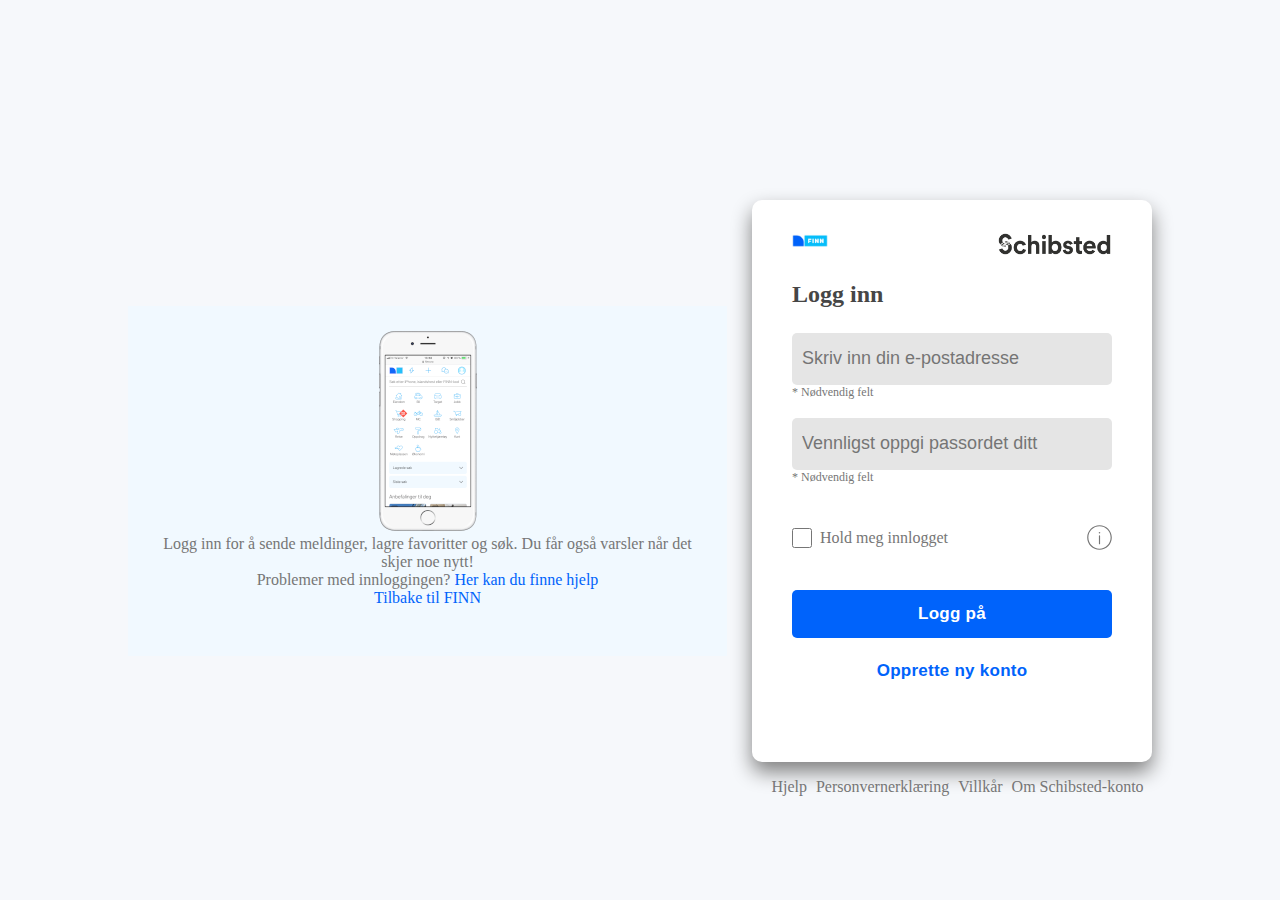
<file: page-screenshot2.html>
<!DOCTYPE html>
<html lang="en">
<head>
  <meta charset="UTF-8">
  <meta name="viewport" content="width=device-width, initial-scale=1.0">
  <title>Screenshot 2 page</title>
  <link rel="stylesheet" href="assets/styles/style.css">
</head>
<body class="login-background">
  <main class="login-page">

<!-- Container for the login information -->
<div class="login-container">
  <img src="assets/img/mobil.png" alt="phonepic">
  <p>Logg inn for å sende meldinger, lagre favoritter og søk. Du får også varsler når det skjer noe nytt!</p>
  <p>Problemer med innloggingen? <a href="page-screenshot1.html">Her kan du finne hjelp</a></p>
  <a href="page-screenshot1.html">Tilbake til FINN</a>
</div>
<!-- The login card -->
 <div class="login-card">
  <!-- Header with logos -->
  <div class="login-card__header">
    <img src="assets/img/finnlogo.png" class="login-card__finn-logo" alt="Finnlogo">
    <img src="assets/img/schibstedlogo.png" class="login-card__schibsted-logo" alt="Shitsted">
    </div>
    <div>
     <!--The log in input-->
      <h1>Logg inn</h1>
    <form class="login-card__form">
      <input class="login-card__input" type="text" placeholder="Skriv inn din e-postadresse">
      <label class="required-label">* Nødvendig felt</label>
      <input class="login-card__input" type="password" placeholder="Vennligst oppgi passordet ditt">
      <label class="required-label">* Nødvendig felt</label>
      
      <div class="login-card__checkbox">
        <div class="login-card__checkbox-text">
          <input type="checkbox" />
          <label>Hold meg innlogget</label>
        </div>

          <!-- svg scraped from finn.no -->
          <svg
            xmlns="http://www.w3.org/2000/svg"
            class="card-checkbox--info-icon"
            width="25"
            height="25"
            fill="blue"
            viewBox="0 0 32 32"
          >
            <g clip-path="url(#_Q1FEclip0_963_179)">
              <path
                fill="currentColor"
                fill-rule="evenodd"
                d="M1.75 16c0 7.87 6.38 14.25 14.25 14.25S30.25 23.87 30.25 16 23.87 1.75 16 1.75 1.75 8.13 1.75 16zM16 31.75C7.302 31.75.25 24.698.25 16S7.302.25 16 .25 31.75 7.302 31.75 16 24.698 31.75 16 31.75zm0-7a.75.75 0 00.75-.75V14a.75.75 0 00-1.5 0v10c0 .414.336.75.75.75zM16 11a1 1 0 110-2 1 1 0 010 2z"
                clip-rule="evenodd"
              ></path>
            </g>
            <defs>
              <clipPath id="_Q1FEclip0_963_179">
                <path fill="currentColor" d="M0 0h32v32H0z"></path>
              </clipPath>
            </defs>
          </svg>
    
    </div>
     <!-- Card buttons -->
      <button class="login-card__button login-card__button--cta" >Logg på</button>
      <button class="login-card__button login-card__button--secondary">Opprette ny konto</button>
    
    </form>
    </div>
    <!-------------------->
  </div>
  </main>

  <!-- Footer below card -->
  <footer class="login-page login-footer">
    <ul>
      <li>Hjelp</li>
      <li>Personvernerklæring</li>
      <li>Villkår</li>
      <li>Om Schibsted-konto</li>
    </ul>
  </footer>
</body>
</html>
</file>
<file: assets/styles/style.css>
/*Hentet url fra kildekode */
/* === colors from Finn's design system store in global variables ===*/
/* === page 1 === */
.nav {
  display: flex;
  flex-flow: row;
  justify-content: space-between;
  align-items: center;
  height: 3rem;
  width: 100%;
}
.nav__logo:hover {
  border-bottom: #0063fb solid 2.5px;
}
.nav__menu {
  display: block;
  list-style: none;
  height: 100%;
}
.nav .nav__item {
  display: inline-block;
  padding: 0 0.5rem;
  margin-left: 0.5rem;
  height: 100%;
}
.nav .nav__item:hover {
  border-bottom: #0063fb solid 2.5px;
}
.nav .nav__item svg {
  color: #9ba8ba;
}
.nav a {
  display: flex;
  align-items: center;
  color: #464646;
  height: 100%;
}
.nav svg {
  margin-right: 0.5rem;
}

.search {
  display: flex;
  flex-direction: row;
  justify-content: space-between;
  align-items: center;
  gap: 2rem;
}
.search__bar {
  position: relative;
  flex-grow: 1;
}
.search .search__input {
  margin: 1rem 0;
  padding: 0.9rem 1rem 0.9rem 0.7rem;
  width: 100%;
  font-size: 1rem;
  border: #c3ccd9 solid 1px;
  border-radius: 4px;
}
.search .search__input::placeholder {
  color: #c3ccd9;
}
.search .search__input:hover {
  border-color: #9ba8ba;
}
.search .search__input:focus {
  outline: 2px solid #06befb;
  outline-offset: -2px;
}
.search__button {
  position: absolute;
  background-color: transparent;
  top: 50%;
  right: 1rem;
  transform: translateY(-50%);
}
.search__button svg {
  color: #c3ccd9;
}
.search__map {
  display: flex;
  justify-content: center;
  align-items: center;
}
.search__map:hover {
  text-decoration: underline;
}
.search__map svg {
  margin-right: 0.5rem;
}
.search__map span {
  font-size: 1.1rem;
  color: #464646;
  font-family: finn-bold;
}

.menu {
  display: grid;
  grid-template-columns: repeat(6, 1fr);
  grid-template-rows: auto auto;
  margin-bottom: 2rem;
}
.menu__item {
  position: relative;
  display: flex;
  flex-direction: column;
  align-items: center;
  text-align: center;
  padding: 1rem 0;
}
.menu__item--blue {
  color: #06befb;
}
.menu__item .menu__link {
  position: absolute;
  top: 0;
  right: 0;
}
.menu__item .menu__link svg {
  color: #c3ccd9;
}
.menu__item:hover {
  color: #767676;
}
.menu__label {
  color: #464646;
  padding: 0.5rem;
}

.listing {
  margin: 1rem 0;
  padding: 0 1rem;
}
.listing__grid {
  display: grid;
  grid-template-columns: repeat(3, 1fr);
  grid-template-rows: auto auto;
}
.listing__header {
  display: inline-block;
  margin-bottom: 2rem;
}
.listing__header h1,
.listing__header p {
  display: inline-block;
}
.listing__header a {
  color: #0063fb;
}
.listing__header a:hover, .listing__header a:visited {
  text-decoration: underline;
}
.listing__card {
  padding: 0.7rem;
}
.listing__card:hover {
  background-color: #f1f9ff;
}
.listing__image {
  position: relative;
  width: 285px;
  height: 310px;
}
.listing__image img {
  width: 100%;
  height: 100%;
  object-fit: cover;
  border-radius: 8px;
  border: 2px solid #c3ccd9;
}
.listing__shadow {
  position: absolute;
  bottom: 0;
  left: 0;
  width: 100%;
  height: 15%;
  z-index: 0;
  background: linear-gradient(to top, rgb(0, 0, 0), rgba(0, 0, 0, 0));
  border-radius: 0 0 8px 8px;
}
.listing__price {
  display: block;
  position: absolute;
  top: 50%;
  left: 14%;
  font-weight: bold;
  color: #ffffff;
  transform: translate(-50%, -30%);
  z-index: 1;
}
.listing__favorite {
  position: absolute;
  top: 2%;
  right: 2%;
  border: none;
  background-color: transparent;
  padding: 0.7rem;
}
.listing__favorite svg {
  display: flex;
  align-items: center;
  filter: drop-shadow(0 0 3px black);
}
.listing__favorite:hover {
  background-color: rgba(155, 168, 186, 0.6);
  border-radius: 50%;
}
.listing__info {
  padding-bottom: 1rem;
}
.listing__place {
  display: block;
  padding: 0.5rem 0;
  color: #767676;
}
.listing__title {
  font-size: 1.2rem;
}

/*The logos in the login card */
.login-card__finn-logo {
  width: 36px;
  height: 18px;
}

.login-card__schibsted-logo {
  width: 115px;
  height: 24px;
}

/* Rules of the login card where the user inputs their login details*/
.login-card {
  background-color: #ffffff;
  width: 400px;
  height: 562px;
  padding: 32px 40px;
  border-radius: 10px;
  justify-content: center;
  box-shadow: 0 10px 20px 0 gray;
}
.login-card .required-label {
  margin-bottom: 1.5em;
}
.login-card__form {
  display: block;
  margin: 0 auto;
  width: 100%;
}
.login-card__form .required-label {
  font-size: 12px;
}
.login-card h1 {
  color: #464646;
  font-family: finn-bold;
  margin: 25px 0;
}
.login-card a,
.login-card .required-label {
  display: block;
}
.login-card input {
  padding: 15px 10px;
}

.login-card__header {
  display: flex;
  justify-content: space-between;
}

.login-card__input {
  background-color: #e5e5e5;
  border: none;
  border-bottom: solid 0.5px transparent;
  border-radius: 5px;
  transition: border-bottom 0.5s ease;
  padding-bottom: 3px;
  display: block;
  width: 100%;
  margin: 0 auto;
  font-size: 18px;
}
.login-card__input:hover {
  background-color: #cccccc;
}
.login-card__input:focus {
  border-bottom: solid 5px #0063fb;
}

.required-label {
  margin-bottom: 1.5em;
}

.login-card__checkbox {
  display: flex;
  justify-content: space-between;
  margin: 2.5em 0;
}
.login-card__checkbox .login-card__info-icon {
  margin-left: 7em;
}

.login-card__checkbox-text {
  display: flex;
  justify-content: center;
  align-items: center;
}
.login-card__checkbox-text input {
  width: 20px;
  height: 20px;
  margin-right: 0.5rem;
}
.login-card__checkbox-text label {
  margin-bottom: 0;
}

.login-card__button {
  display: block;
  width: 100%;
  margin: 0 auto;
  margin-bottom: 0.5em;
  border-radius: 5px;
  font-weight: 600;
  font-size: 17px;
  line-height: 16px;
  letter-spacing: 0.25px;
  min-width: 150px;
  padding: 16px;
}

.login-card__button--cta {
  background-color: #0063fb;
  color: white;
  border: none;
}
.login-card__button--cta:hover {
  background-color: #004abc;
  box-shadow: 0 2px 5px 0 black;
}

.login-card__button--secondary {
  background-color: #ffffff;
  color: #0063fb;
  border: none;
}
.login-card__button--secondary:hover {
  background-color: #f1f9ff;
  border: solid 1px #e5e5e5;
  box-shadow: 0 1px 2px 0 black;
}

.login-container {
  display: block;
  background-color: #f1f9ff;
  text-align: center;
  max-width: 599px;
  height: 350px;
  padding: 25px;
  align-self: center;
}


@font-face {
  font-family: "finn";
  src: url(https://assets.finn.no/pkg/@warp-ds/fonts/v1/FINNTypeStrippet-Light.woff2);
}
@font-face {
  font-family: "finn-bold";
  src: url(https://assets.finn.no/pkg/@warp-ds/fonts/v1/FINNTypeStrippet-Medium.woff2);
}
body {
  font-family: "finn";
  max-width: 100%;
}

.login-background {
  background-color: #f6f8fb;
}

/* Gives rules for the main layout of the login page */
.login-page {
  margin-top: 200px;
  display: flex;
  width: 100%;
  color: #767676;
  flex-wrap: wrap;
  justify-content: center;
  gap: 25px;
}

.login-footer {
  display: flex;
  justify-content: center;
  max-width: 100%;
  margin-top: 1em;
}
.login-footer ul {
  position: relative;
  left: 320px;
}
.login-footer ul li {
  display: inline;
  margin-right: 5px;
}

* {
  box-sizing: border-box;
  margin: 0;
  padding: 0;
}

body {
  background-color: #ffffff;
}

h1 {
  margin-right: 0.5rem;
  font-size: 1.5rem;
}

a {
  text-decoration: none;
  color: grey;
}

header {
  position: fixed;
  background-color: #ffffff;
  z-index: 1000;
  top: 0;
  border-bottom: 1px solid #c3ccd9;
  width: 100%;
  margin-bottom: 1rem;
}

.main {
  display: flex;
  flex-direction: column;
  justify-content: center;
  align-items: center;
  max-width: 100vw;
  padding-top: 4rem;
}
.main .center {
  max-width: 1000px;
  margin: 0 auto;
  padding: 0 1.5rem;
}

.login-container a, .card__hlink {
  color: #0063fb;
}

.login-container a:hover {
  text-decoration: underline;
}

.card__hlink {
  text-decoration: underline;
}

.main section {
  margin-bottom: 1rem;
}

.demopageonly-width {
  width: 350px;
}

/*# sourceMappingURL=style.css.map */
</file>
